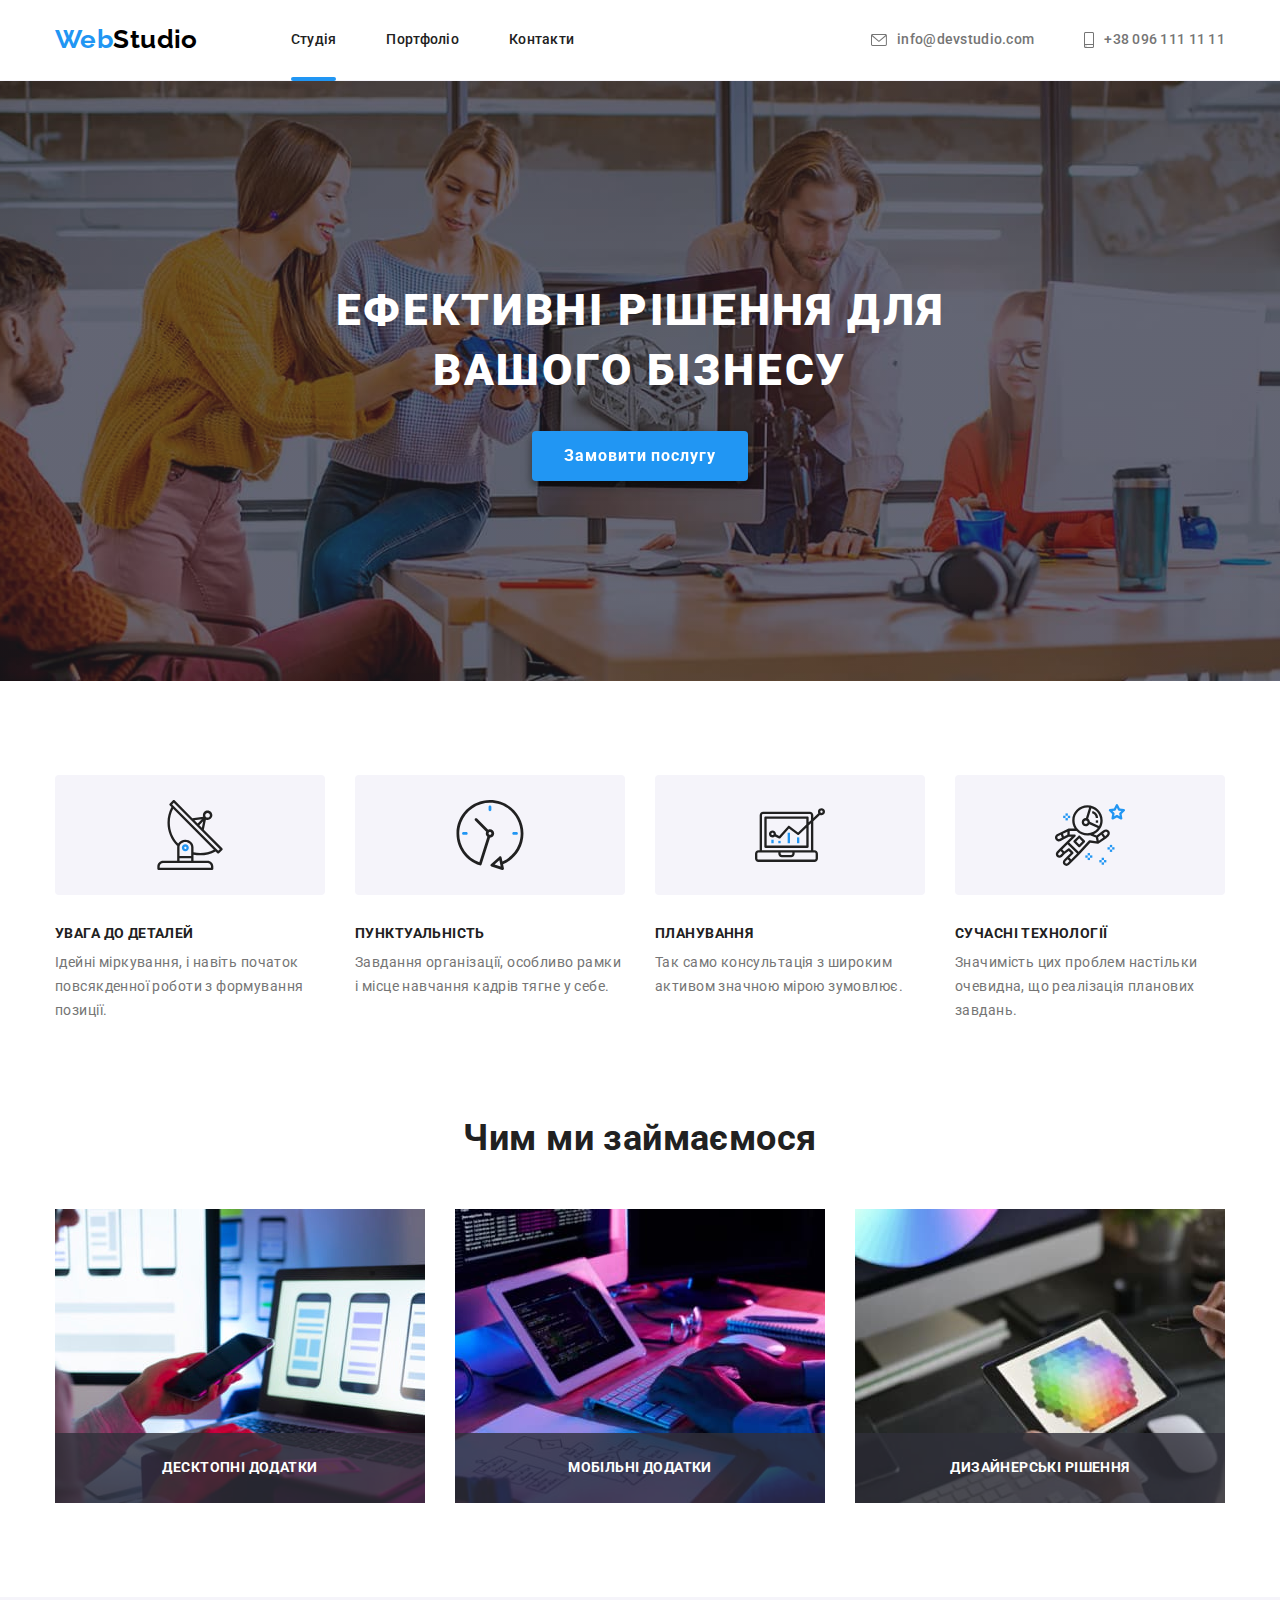
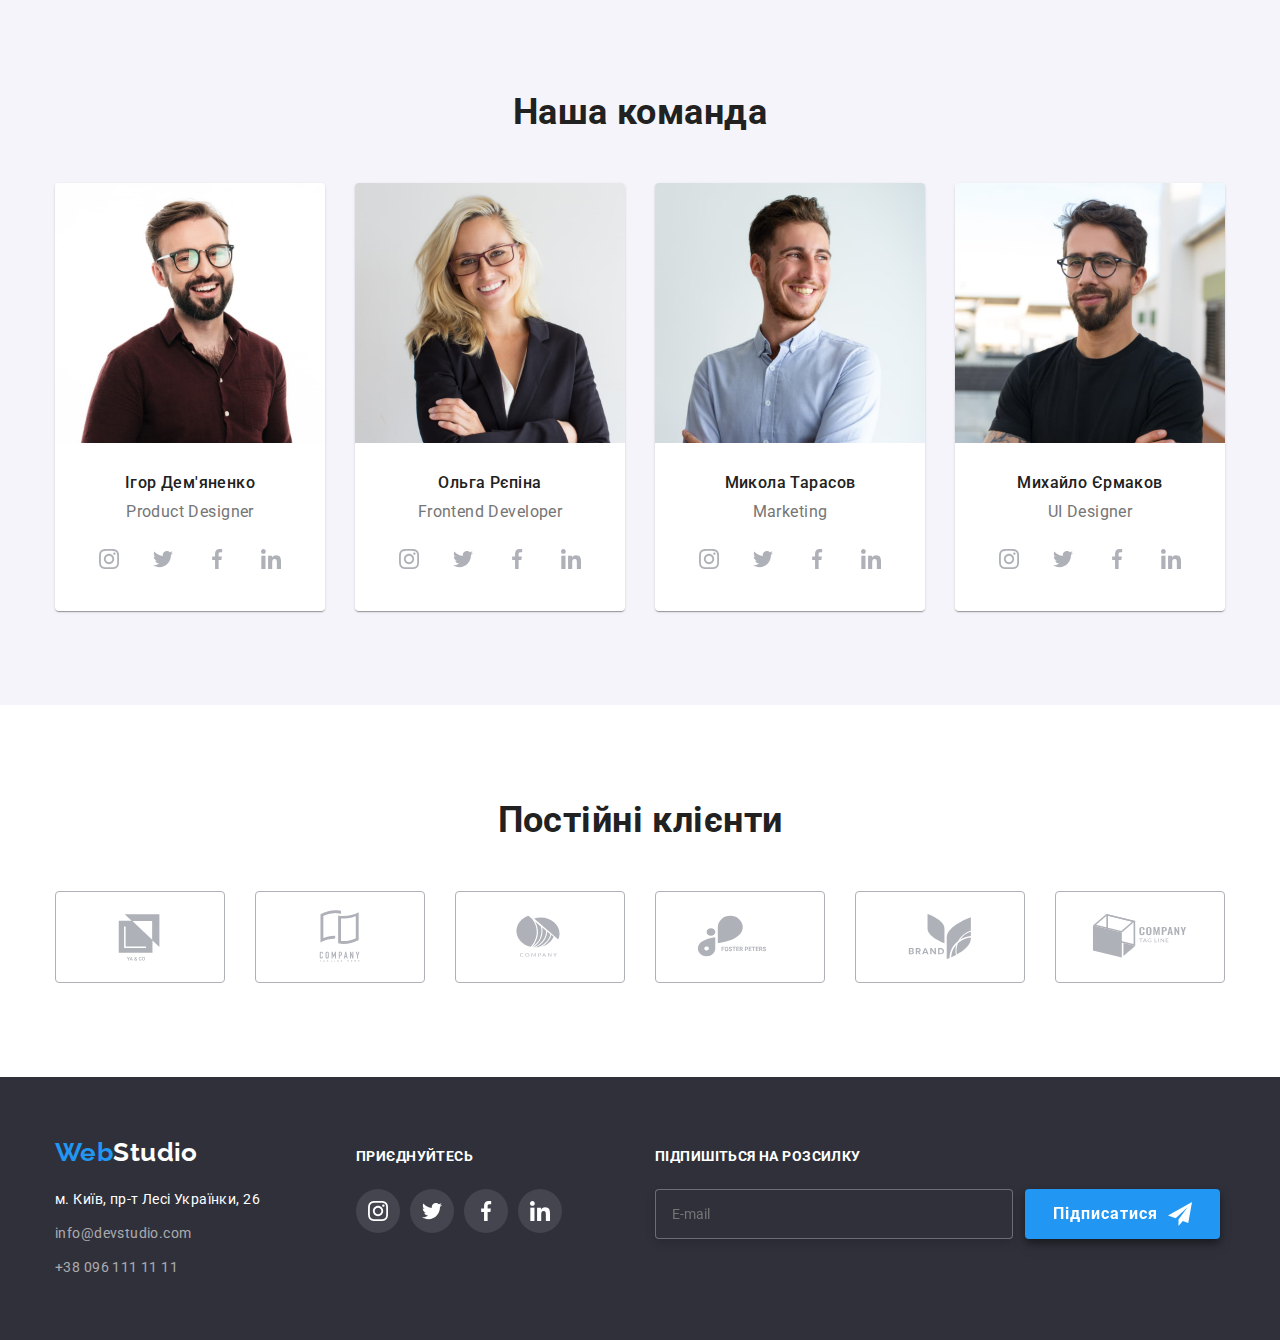
<file: index.html>
<!DOCTYPE html>
<html lang="uk">
<head>
    <meta charset="UTF-8">
    <meta http-equiv="X-UA-Compatible" content="IE=edge">
    <meta name="viewport" content="width=device-width, initial-scale=1.0">
    <title>Document</title>
    <link rel="preconnect" href="https://fonts.googleapis.com">
    <link rel="preconnect" href="https://fonts.gstatic.com" crossorigin>
    <link href="https://fonts.googleapis.com/css2?family=Raleway:wght@700&family=Roboto:wght@400;500;700;900&display=swap" rel="stylesheet">
    <link rel="stylesheet" href="https://cdnjs.cloudflare.com/ajax/libs/modern-normalize/1.1.0/modern-normalize.css" integrity="sha512-Y0MM+V6ymRKN2zStTqzQ227DWhhp4Mzdo6gnlRnuaNCbc+YN/ZH0sBCLTM4M0oSy9c9VKiCvd4Jk44aCLrNS5Q==" crossorigin="anonymous" referrerpolicy="no-referrer" />
    <link rel="stylesheet" href="./css/style.css">
</head>
<body>
    <!-- header -->
    <header class="header">
        <div class="container">
            <nav class="main-nav">
                <!-- Logo -->
                <a href="./index.html" lang="en" class="header-logo link"><span class="logo-accent">Web</span>Studio</a>
                <ul class="list header-list">
                    <li class="item"><a href="./index.html" class="header-link link header-link-underline">Студія</a></li>
                    <li class="item"><a href="./portfolio.html" class="header-link link">Портфоліо</a></li>
                    <li class="item"><a href="" class="header-link link">Контакти</a></li>
                </ul>
            </nav>
            <ul class="list header-list-contacts">
                <li class="item"><a href="mailto:info@devstudio.com" class="link header-contacts">
                    <svg width="16" height="12"  class="contacts-icon"><use href="./images/contacts-icons.svg#icon-mail"></use></svg>info@devstudio.com</a></li>
                <li class="item"><a href="tel:+380961111111" class="link header-contacts">
                    <svg width="10" height="16"  class="contacts-icon"><use href="./images/contacts-icons.svg#icon-smartphone"></use></svg>+38 096 111 11 11</a></li>
            </ul>
        </div>
        
    </header>
    
    <!-- main -->

    <main>

        <!-- hero -->
        <section class="hero section">
            <div class="container">
                <h1 class="hero-title">Ефективні рішення для вашого бізнесу</h1>
                <button type="button" class="hero-btn" data-modal-open>Замовити послугу</button>
            </div>
        </section>

        <section class="features section">
            <div class="container">
                <h2 class="visually-hidden">Особливості</h2>
                <ul class="list features-list">
                    <li class="item">
                        <div class="features-list-icons">
                            <svg width="70" height="70">
                                <use href="./images/icons-features.svg#icon-antenna"></use>
                            </svg>
                        </div>
                        <h3 class="features-title">УВАГА ДО ДЕТАЛЕЙ</h3>
                        <p>Ідейні міркування, і навіть початок повсякденної роботи з формування позиції.</p>
                    </li>
                    <li class="item">
                        <div class="features-list-icons">
                            <svg width="70" height="70">
                                <use href="./images/icons-features.svg#icon-clock"></use>
                            </svg>
                        </div>
                        <h3 class="features-title">ПУНКТУАЛЬНІСТЬ</h3>
                        <p>Завдання організації, особливо рамки і місце навчання кадрів тягне у себе.</p>
                    </li>
                    <li class="item">
                        <div class="features-list-icons">
                            <svg width="70" height="70">
                                <use href="./images/icons-features.svg#icon-diagram"></use>
                            </svg>
                        </div>
                        <h3 class="features-title">ПЛАНУВАННЯ</h3>
                        <p>Так само консультація з широким активом значною мірою зумовлює.</p>
                    </li>
                    <li class="item">
                        <div class="features-list-icons">
                            <svg width="70" height="70">
                                <use href="./images/icons-features.svg#icon-astronaut"></use>
                            </svg>
                        </div>
                        <h3 class="features-title">СУЧАСНІ ТЕХНОЛОГІЇ</h3>
                        <p>Значимість цих проблем настільки очевидна, що реалізація планових завдань.</p>
                    </li>
                </ul>
            </div>
        </section>

        <section class="services section">
            <div class="container">
                <h2 class="sction-title">Чим ми займаємося</h2>
                <ul class="list list-services">
                    <li class="item"><img
                        src="./images/img_1.jpg" 
                        alt="Програміст пише код" 
                        width="370"
                        height="294"
                        >
                        <p class="servise-title">
                            Десктопні додатки
                        </p>
                    </li>
                    <li class="item"><img
                        src="./images/img_2.jpg" 
                        alt="Веб розробник працює над дизайном сайту" 
                        width="370"
                        height="294"
                        >
                        <p class="servise-title">
                            Мобільні додатки
                        </p>
                    </li>
                    <li class="item"><img
                        src="./images/img_3.jpg" 
                        alt="Дизайнер працює з палітрою кольорів" 
                        width="370"
                        height="294"
                        >
                        <p class="servise-title">
                            Дизайнерські рішення
                        </p>
                    </li>
                </ul>
            </div>
        </section>
        
        <section class="team section">
            <div class="container">
                <h2 class="sction-title">Наша команда</h2>
                <ul class="list list-team">
                    <li class="card">
                        <img 
                            src="./images/employee_1.jpg" 
                            alt="Усміхнений чоловік в окулярах та бордовій сорочці"
                            width="270"
                            height="260"
                            >
                        <div class="card-text">
                            <h3 class="staff-name">Ігор Дем'яненко</h3>
                            <p lang="en" class="about-staff">Product Designer</p>
                        </div>

                        <div>
                            <ul class="social-network-list">
                                <li class="item">
                                    <a class="social-network-link" href="">
                                        <svg width="20" height="20" class="icon-team">
                                            <use href="./images/social-network-icons.svg#icon-instagram"></use>
                                        </svg>
                                    </a>
                                </li>
                                <li class="item">
                                    <a class="social-network-link" href="">
                                        <svg width="20" height="20" class="icon-team">
                                            <use href="./images/social-network-icons.svg#icon-twitter"></use>
                                        </svg>
                                    </a>
                                </li>
                                <li class="item">
                                    <a class="social-network-link" href="">
                                        <svg width="20" height="20" class="icon-team">
                                            <use href="./images/social-network-icons.svg#icon-facebook"></use>
                                        </svg>
                                    </a>
                                </li>
                                <li class="item">
                                    <a class="social-network-link" href="">
                                        <svg width="20" height="20" class="icon-team">
                                            <use href="./images/social-network-icons.svg#icon-linkedin"></use>
                                        </svg>
                                    </a>
                                </li>
                            </ul>
                        </div>

                    </li>
                    <li class="card">
                        <img 
                            src="./images/employee_2.jpg" 
                            alt="Усміхнена жінка в окулярах та чорному жакеті"
                            width="270"
                            height="260"
                            >
                        <div class="card-text">
                            <h3 class="staff-name">Ольга Рєпіна</h3>
                            <p lang="en" class="about-staff">Frontend Developer</p>
                        </div>
                        <ul class="social-network-list">
                            <li class="item">
                                <a class="social-network-link" href="">
                                    <svg width="20" height="20" class="icon-team">
                                        <use href="./images/social-network-icons.svg#icon-instagram"></use>
                                    </svg>
                                </a>
                            </li>
                            <li class="item">
                                <a class="social-network-link" href="">
                                    <svg width="20" height="20" class="icon-team">
                                        <use href="./images/social-network-icons.svg#icon-twitter"></use>
                                    </svg>
                                </a>
                            </li>
                            <li class="item">
                                <a class="social-network-link" href="">
                                    <svg width="20" height="20" class="icon-team">
                                        <use href="./images/social-network-icons.svg#icon-facebook"></use>
                                    </svg>
                                </a>
                            </li>
                            <li class="item">
                                <a class="social-network-link" href="">
                                    <svg width="20" height="20" class="icon-team">
                                        <use href="./images/social-network-icons.svg#icon-linkedin"></use>
                                    </svg>
                                </a>
                            </li>
                        </ul>
                    </li>
                    <li class="card">
                        <img 
                            src="./images/employee_3.jpg" 
                            alt="Усміхнений чоловік в блакитній сорочці"
                            width="270"
                            height="260"
                            >
                        <div class="card-text">
                            <h3 class="staff-name">Микола Тарасов</h3>
                            <p lang="en" class="about-staff">Marketing</p>
                        </div>
                        <ul class="social-network-list">
                            <li class="item">
                                <a class="social-network-link" href="">
                                    <svg width="20" height="20" class="icon-team">
                                        <use href="./images/social-network-icons.svg#icon-instagram"></use>
                                    </svg>
                                </a>
                            </li>
                            <li class="item">
                                <a class="social-network-link" href="">
                                    <svg width="20" height="20" class="icon-team">
                                        <use href="./images/social-network-icons.svg#icon-twitter"></use>
                                    </svg>
                                </a>
                            </li>
                            <li class="item">
                                <a class="social-network-link" href="">
                                    <svg width="20" height="20" class="icon-team">
                                        <use href="./images/social-network-icons.svg#icon-facebook"></use>
                                    </svg>
                                </a>
                            </li>
                            <li class="item">
                                <a class="social-network-link" href="">
                                    <svg width="20" height="20" class="icon-team">
                                        <use href="./images/social-network-icons.svg#icon-linkedin"></use>
                                    </svg>
                                </a>
                            </li>
                        </ul>
                    </li>
                    <li class="card">
                        <img 
                            src="./images/employee_4.jpg" 
                            alt="Усміхнений чоловік в окулярах та чорній футболці"
                            width="270"
                            height="260"
                            >
                        <div class="card-text">
                            <h3 class="staff-name">Михайло Єрмаков</h3>
                            <p lang="en" class="about-staff">UI Designer</p>
                        </div>
                        <ul class="social-network-list">
                            <li class="item">
                                <a class="social-network-link" href="">
                                    <svg width="20" height="20" class="icon-team">
                                        <use href="./images/social-network-icons.svg#icon-instagram"></use>
                                    </svg>
                                </a>
                            </li>
                            <li class="item">
                                <a class="social-network-link" href="">
                                    <svg width="20" height="20" class="icon-team">
                                        <use href="./images/social-network-icons.svg#icon-twitter"></use>
                                    </svg>
                                </a>
                            </li>
                            <li class="item">
                                <a class="social-network-link" href="">
                                    <svg width="20" height="20" class="icon-team">
                                        <use href="./images/social-network-icons.svg#icon-facebook"></use>
                                    </svg>
                                </a>
                            </li>
                            <li class="item">
                                <a class="social-network-link" href="">
                                    <svg width="20" height="20" class="icon-team">
                                        <use href="./images/social-network-icons.svg#icon-linkedin"></use>
                                    </svg>
                                </a>
                            </li>
                        </ul>
                    </li>
                </ul>
            </div>
        </section>

        <section class="clients section">
            <div class="container">
                <h2 class="sction-title">Постійні клієнти</h2>
                <div>
                    <ul class="list clients-icon-list">
                        <li class="item">
                            <a href="" class="clients-icon-link">
                                <svg width="106" height="60" class="clients-icon">
                                    <use href="./images/clients-icons.svg#icon-Logo-1"></use>
                                </svg>
                            </a>
                        </li>
                        <li class="item">
                            <a href="" class="clients-icon-link">
                                <svg width="106" height="60" class="clients-icon">
                                    <use href="./images/clients-icons.svg#icon-Logo-2"></use>
                                </svg>
                            </a>
                        </li>
                        <li class="item">
                            <a href="" class="clients-icon-link">
                                <svg width="106" height="60" class="clients-icon">
                                    <use href="./images/clients-icons.svg#icon-Logo-3"></use>
                                </svg>
                            </a>
                        </li>
                        <li class="item">
                            <a href="" class="clients-icon-link">
                                <svg width="106" height="60" class="clients-icon">
                                    <use href="./images/clients-icons.svg#icon-Logo-4"></use>
                                </svg>
                            </a>
                        </li>
                        <li class="item">
                            <a href="" class="clients-icon-link">
                                <svg width="106" height="60" class="clients-icon">
                                    <use href="./images/clients-icons.svg#icon-Logo-5"></use>
                                </svg>
                            </a>
                        </li>
                        <li class="item">
                            <a href="" class="clients-icon-link">
                                <svg width="106" height="60" class="clients-icon">
                                    <use href="./images/clients-icons.svg#icon-Logo-6"></use>
                                </svg>
                            </a>
                        </li>
                    </ul>
                </div>
            </div>
        </section>

    </main>

    <!--footer-->

    <footer class="footer">
        <div class="container footer-container">
            
            <div class="logo-address-footer">
                <!--Logo-->
                <a href="" lang="en" class="logo-footer link"><span class="logo-accent link">Web</span>Studio</a>
                <address>
                    <ul class="footer-list">
                        <li class="item"><a 
                                href="https://goo.gl/maps/4PHzCo6PyJ894an87"
                                target="_blank"
                                rel="noopened noreferrer nofollow"
                                class="link link-map"
                                >
                                м. Київ, пр-т Лесі Українки, 26
                            </a>
                        </li>
                        <li class="item"><a href="mailto:info@devstudio.com" class="link link-mail">info@devstudio.com</a></li>
                        <li class="item"><a href="tell:+380961111111" class="link link-tell">+38 096 111 11 11</a></li>
                    </ul>
                </address>
            </div>

            <div class="footer-join">
                <p class="footer-title">приєднуйтесь</p>
                <ul class="social-network-list footers-network-list">
                    <li class="item">
                        <a class="social-network-link" href="">
                            <svg width="20" height="20" class="icon-footer">
                                <use href="./images/social-network-icons.svg#icon-instagram"></use>
                            </svg>
                        </a>
                    </li>
                    <li class="item">
                        <a class="social-network-link" href="">
                            <svg width="20" height="20" class="icon-footer">
                                <use href="./images/social-network-icons.svg#icon-twitter"></use>
                            </svg>
                        </a>
                    </li>
                    <li class="item">
                        <a class="social-network-link" href="">
                            <svg width="20" height="20" class="icon-footer">
                                <use href="./images/social-network-icons.svg#icon-facebook"></use>
                            </svg>
                        </a>
                    </li>
                    <li class="item">
                        <a class="social-network-link" href="">
                            <svg width="20" height="20" class="icon-footer">
                                <use href="./images/social-network-icons.svg#icon-linkedin"></use>
                            </svg>
                        </a>
                    </li>
                </ul>
                
            </div>
            <form action="" class="footer-form">
                <div class="input-footer">
                    <label for="subscription" class="footer-title">Підпишіться на розсилку</label>
                    <input type="email"  name="email" class="footer-input" placeholder="E-mail" id="subscription">
                </div>
                <button type="submit" class="footer-btn">Підписатися
                    <svg width="24" height="24"  class="footer-form-icon"><use href="./images/contacts-icons.svg#icon-send"></use>
                    </svg>
                </button>
            </form>
        </div>

        <div class="backdrop is-hidden" data-modal>
            <div class="modal">
                <button class="btn-close" data-modal-close>
                    <svg class="close">
                        <use href="./images/contacts-icons.svg#x"></use>
                    </svg>
                </button>
                <h3 class="form-title">Залиште свої дані, ми вам передзвонимо</h3>
                <form action="" class="modal-form">
                    <div class="input-group">
                        <label for="name" class="modal-form-title">Ім'я</label>
                        <div class="modal-icon-container">
                            <input type="text" name="user-name" class="input-modal" id="name">
                            <svg width="18" height="18"  class="input-icon"><use href="./images/contacts-icons.svg#icon-person"></use>
                            </svg>
                        </div>
                    </div>
                    <div class="input-group">
                        <label for="tel" class="modal-form-title">Телефон</label>
                        <div class="modal-icon-container">
                            <input type="number" name="tel" class="input-modal" id="tel">
                            <svg width="18" height="18"  class="input-icon"><use href="./images/contacts-icons.svg#icon-phone"></use>
                            </svg>
                        </div>
                    </div>
                    <div class="input-group">
                        <label for="email-modal" class="modal-form-title">Пошта</label>
                        <div class="modal-icon-container">
                            <input type="mail" name="email" class="input-modal" id="email-modal">
                            <svg width="18" height="18"  class="input-icon"><use href="./images/contacts-icons.svg#icon-email"></use>
                            </svg>
                        </div>
                    </div>
                    <div class="input-group textarea-input-group">
                        <label for="comment" class="modal-form-title">Коментар</label>
                        <div class="modal-icon-container">
                            <textarea name="comment" class="textarea-modal" id="comment" placeholder="Введіть текст"></textarea>
                        </div>
                    </div>
                    <div class="input-checkbox">
                        <input type="checkbox" name="politic" id="politic" class="modal-politic-check visually-hidden" >
                        <label for="politic" class="modal-politic-label">Погоджуюся з розсилкою та приймаю  <a href="" class="modal-link">Умови договору</a></label>
                    </div>
                    <button type="submit" class="modal-main-btn">Відправити</button>
                    
                </form>
            </div>
        </div>
        

        

    </footer>
    <script src="./js/modal.js"></script>
</body>
</html>
</file>
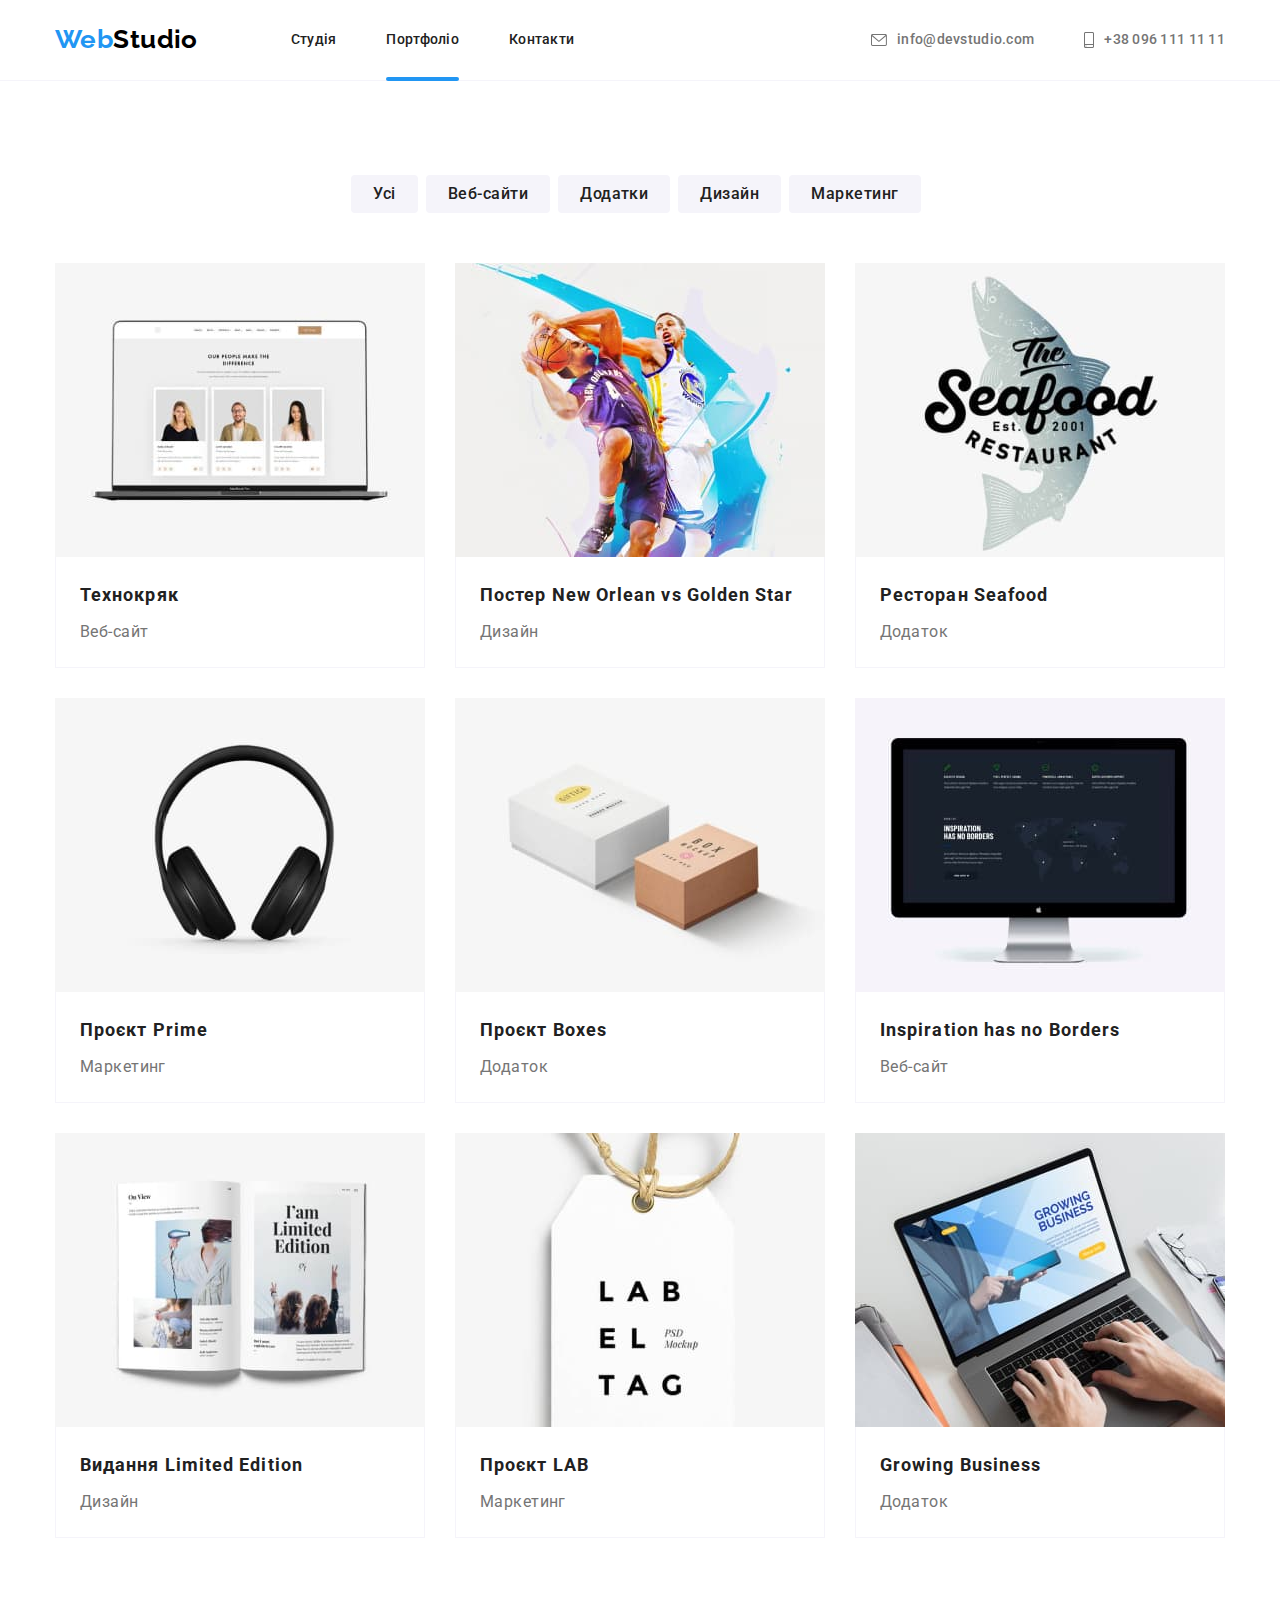
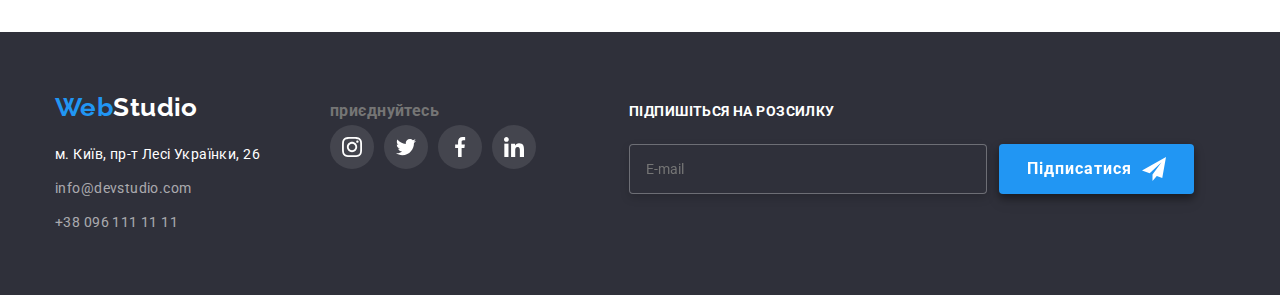
<file: portfolio.html>
<!DOCTYPE html>
<html lang="uk">
<head>
    <meta charset="UTF-8">
    <meta http-equiv="X-UA-Compatible" content="IE=edge">
    <meta name="viewport" content="width=device-width, initial-scale=1.0">
    <title>Document</title>
    <link rel="preconnect" href="https://fonts.googleapis.com">
    <link rel="preconnect" href="https://fonts.gstatic.com" crossorigin>
    <link href="https://fonts.googleapis.com/css2?family=Raleway:wght@700&family=Roboto:wght@400;500;700;900&display=swap" rel="stylesheet">
    <link rel="stylesheet" href="https://cdnjs.cloudflare.com/ajax/libs/modern-normalize/1.1.0/modern-normalize.css" integrity="sha512-Y0MM+V6ymRKN2zStTqzQ227DWhhp4Mzdo6gnlRnuaNCbc+YN/ZH0sBCLTM4M0oSy9c9VKiCvd4Jk44aCLrNS5Q==" crossorigin="anonymous" referrerpolicy="no-referrer" />
    <link rel="stylesheet" href="./css/style.css">
</head>

<body>
    <!-- header -->
    <header class="header">
        <div class="container">
            <nav class="main-nav">
                <!-- Logo -->
                <a href="./index.html" lang="en" class="header-logo link"><span class="logo-accent">Web</span>Studio</a>
                <ul class="list header-list">
                    <li class="item"><a href="./index.html" class="header-link link">Студія</a></li>
                    <li class="item"><a href="./portfolio.html" class="header-link link header-link-underline">Портфоліо</a></li>
                    <li class="item"><a href="" class="header-link link">Контакти</a></li>
                </ul>
            </nav>
            <ul class="list header-list-contacts">
                <li class="item"><a href="mailto:info@devstudio.com" class="link header-contacts">
                    <svg width="16" height="12"  class="contacts-icon"><use href="./images/contacts-icons.svg#icon-mail"></use></svg>info@devstudio.com</a></li>
                <li class="item"><a href="tel:+380961111111" class="link header-contacts">
                    <svg width="10" height="16"  class="contacts-icon"><use href="./images/contacts-icons.svg#icon-smartphone"></use></svg>+38 096 111 11 11</a></li>
            </ul>
        </div>
        
    </header>
     
    <!-- main -->

    <main>
        <section class="portfolio section">
            <div class="container">
                <h1 class="visually-hidden">
                    Портфоліо
                </h1>
                <ul class="list filter-list">
                    <li class="item">
                        <button type="button" class="filter-btn pointer">Усі</button>
                    </li>

                    <li class="item">
                        <button type="button" class="filter-btn pointer">Веб-сайти</button>
                    </li>

                    <li class="item">
                        <button type="button" class="filter-btn pointer">Додатки</button>
                    </li>

                    <li class="item">
                        <button type="button" class="filter-btn pointer">Дизайн</button>
                    </li>

                    <li class="item">
                        <button type="button" class="filter-btn pointer">Маркетинг</button>
                    </li>
                </ul>

                <ul class="list portfolio-list">
                    <li class="item portfolio-list-item">
                        <a href="" class="portfolio-link link">
                        <div class="portfolio-img-content">
                            <img src="./portfolio-images/img-1.jpg" alt="Ноутбук на якому відкрито сайт">
                            <p class="overlay-text">Ресурс пропонує комплексні пропозиції з різним рівнем функціоналу та сервісів. Все це дозволить відвідувачу отримати вичерпні відомості про компанію чи приватну особу.</p>
                        </div>
                        <div class="portfolio-text">    
                            <h2 class="portfolio-title">Технокряк</h2>
                            <p class="portfolio-unit">Веб-сайт</p>
                        </div>
                    </a>
                    </li>
                    <li class="item portfolio-list-item">
                        <a href="" class="portfolio-link link">
                            <div class="portfolio-img-content">
                                <img src="./portfolio-images/img-2.jpg" alt="Стилізоване зображення з баскетболістами" width="370">
                                <p class="overlay-text">Ресурс пропонує комплексні пропозиції з різним рівнем функціоналу та сервісів. Все це дозволить відвідувачу отримати вичерпні відомості про компанію чи приватну особу.</p>
                            </div>
                            <div class="portfolio-text"> 
                                <h2 class="portfolio-title">Постер New Orlean vs Golden Star</h2>
                                <p class="portfolio-unit">Дизайн</p>
                            </div>
                        </a>
                    </li>
                    <li class="item portfolio-list-item">
                        <a href="" class="portfolio-link link">
                            <div class="portfolio-img-content">
                                <img src="./portfolio-images/img-3.jpg" alt="Лого ресторану на стиліозваному тлі" width="370">
                                <p class="overlay-text">Ресурс пропонує комплексні пропозиції з різним рівнем функціоналу та сервісів. Все це дозволить відвідувачу отримати вичерпні відомості про компанію чи приватну особу.</p>
                            </div>
                            <div class="portfolio-text">
                                <h2 class="portfolio-title">Ресторан Seafood</h2>
                                <p class="portfolio-unit">Додаток</p>
                            </div>
                        </a>
                    </li>
                    <li class="item portfolio-list-item">
                        <a href="" class="portfolio-link link">
                            <div class="portfolio-img-content">
                                <img src="./portfolio-images/img-4.jpg" alt="Акустичні навушники" width="370">
                                <p class="overlay-text">Ресурс пропонує комплексні пропозиції з різним рівнем функціоналу та сервісів. Все це дозволить відвідувачу отримати вичерпні відомості про компанію чи приватну особу.</p>
                            </div>
                            <div class="portfolio-text">
                                <h2 class="portfolio-title">Проєкт Prime</h2>
                                <p class="portfolio-unit">Маркетинг</p>
                            </div>
                        </a>
                    </li>
                    <li class="item portfolio-list-item">
                        <a href="" class="portfolio-link link">
                            <div class="portfolio-img-content">
                                <img src="./portfolio-images/img-5.jpg" alt="Дві коробки, білого та коричневого кольору" width="370">
                                <p class="overlay-text">Ресурс пропонує комплексні пропозиції з різним рівнем функціоналу та сервісів. Все це дозволить відвідувачу отримати вичерпні відомості про компанію чи приватну особу.</p>
                            </div>
                            <div class="portfolio-text">
                                <h2 class="portfolio-title">Проєкт Boxes</h2>
                                <p class="portfolio-unit">Додаток</p>
                            </div>
                        </a>
                    </li>
                    <li class="item portfolio-list-item">
                        <a href="" class="portfolio-link link">
                            <div class="portfolio-img-content">
                                <img src="./portfolio-images/img-6.jpg" alt="Монітор ПК з відкритим на ньому сайтом" width="370">
                                <p class="overlay-text">Ресурс пропонує комплексні пропозиції з різним рівнем функціоналу та сервісів. Все це дозволить відвідувачу отримати вичерпні відомості про компанію чи приватну особу.</p>
                            </div>
                            <div class="portfolio-text">
                                <h2 class="portfolio-title">Inspiration has no Borders</h2>
                                <p class="portfolio-unit">Веб-сайт</p>
                            </div>
                        </a>
                    </li>
                    <li class="item portfolio-list-item">
                        <a href="" class="portfolio-link link">
                            <div class="portfolio-img-content">
                                <img src="./portfolio-images/img-7.jpg" alt="Журнал" width="370">
                                <p class="overlay-text">Ресурс пропонує комплексні пропозиції з різним рівнем функціоналу та сервісів. Все це дозволить відвідувачу отримати вичерпні відомості про компанію чи приватну особу.</p>
                            </div>
                            <div class="portfolio-text">
                                <h2 class="portfolio-title">Видання Limited Edition</h2>
                                <p class="portfolio-unit">Дизайн</p>
                            </div>
                        </a>
                    </li>
                    <li class="item portfolio-list-item">
                        <a href="" class="portfolio-link link">
                            <div class="portfolio-img-content">
                                <img src="./portfolio-images/img-8.jpg" alt="Бірка" width="370">
                                <p class="overlay-text">Ресурс пропонує комплексні пропозиції з різним рівнем функціоналу та сервісів. Все це дозволить відвідувачу отримати вичерпні відомості про компанію чи приватну особу.</p>
                            </div>
                            <div class="portfolio-text">
                                <h2 class="portfolio-title">Проєкт LAB</h2>
                                <p class="portfolio-unit">Маркетинг</p>
                            </div>
                        </a>
                    </li>
                    <li class="item portfolio-list-item">
                        <a href="" class="portfolio-link link">
                            <div class="portfolio-img-content">
                                <img src="./portfolio-images/img-9.jpg" alt="Людина працює за комп'ютером" width="370">
                                <p class="overlay-text">Ресурс пропонує комплексні пропозиції з різним рівнем функціоналу та сервісів. Все це дозволить відвідувачу отримати вичерпні відомості про компанію чи приватну особу.</p>
                            </div>
                            <div class="portfolio-text">
                                <h2 class="portfolio-title">Growing Business</h2>
                                <p class="portfolio-unit">Додаток</p>
                            </div>
                        </a>
                    </li>
                </ul>
        </div>
        </section>

    </main>
    <!--footer-->

    <footer class="footer">
        <div class="container footer-container">
            <!--Logo-->
            <div>
                <a href="" lang="en" class="logo-footer link"><span class="logo-accent link">Web</span>Studio</a>
                <address>
                    <ul class="footer-list">
                        <li class="item"><a 
                                href="https://goo.gl/maps/4PHzCo6PyJ894an87"
                                target="_blank"
                                rel="noopened noreferrer nofollow"
                                class="link link-map"
                                >
                                м. Київ, пр-т Лесі Українки, 26
                            </a>
                        </li>
                        <li class="item"><a href="mailto:info@devstudio.com" class="link link-mail">info@devstudio.com</a></li>
                        <li class="item"><a href="tell:+380961111111" class="link link-tell">+38 096 111 11 11</a></li>
                    </ul>
                </address>
            </div>

            <div class="footer-join">
                <h3 class="footer-soc-links-title">приєднуйтесь</h3>
                <ul class="social-network-list footers-network-list">
                    <li class="item">
                        <a class="social-network-link link" href="">
                            <svg width="20" height="20" class="icon-footer">
                                <use href="./images/social-network-icons.svg#icon-instagram"></use>
                            </svg>
                        </a>
                    </li>
                    <li class="item">
                        <a class="social-network-link link" href="">
                            <svg width="20" height="20" class="icon-footer">
                                <use href="./images/social-network-icons.svg#icon-twitter"></use>
                            </svg>
                        </a>
                    </li>
                    <li class="item">
                        <a class="social-network-link" href="">
                            <svg width="20" height="20" class="icon-footer">
                                <use href="./images/social-network-icons.svg#icon-facebook"></use>
                            </svg>
                        </a>
                    </li>
                    <li class="item">
                        <a class="social-network-link" href="">
                            <svg width="20" height="20" class="icon-footer">
                                <use href="./images/social-network-icons.svg#icon-linkedin"></use>
                            </svg>
                        </a>
                    </li>
                </ul>
            </div>
            <form action="" class="footer-form">
                <div class="input-footer">
                    <label for="subscription" class="footer-title">Підпишіться на розсилку</label>
                    <input type="email"  name="email" class="footer-input" placeholder="E-mail" id="subscription">
                </div>
                <button type="submit" class="footer-btn">Підписатися
                    <svg width="24" height="24"  class="footer-form-icon"><use href="./images/contacts-icons.svg#icon-send"></use>
                    </svg>
                </button>
            </form>
        </div>
        
    </footer>

</body>
</html>
</file>
<file: css/style.css>
:root {
  --bg-color: #ffffff;
  --main-color: #2F303A;
  --accent-color: #2196F3;
  --title-text-color: #212121;
  --text-color:  #757575;
  --btn-hover: #188CE8;
  --bg-color-utility: #F5F4FA;
  --icon-color: #AFB1B8;

  --card-shadow: 0px 2px 1px -1px rgba(0, 0, 0, 0.2),
    0px 1px 1px 0px rgba(0, 0, 0, 0.14), 0px 1px 3px 0px rgba(0, 0, 0, 0.12);

}

p,
h1,
h2,
h3,
h4,
h5,
h6 {
  margin: 0px;
}

h2 {
  font-size: 36px;
}

/* font-size: 36px; */

ul {
  margin: 0px;
  padding-left: 0px;
}

img {
  display: block;
  max-width: 100%;
  height: auto;
}


button {
  cursor: pointer;
}


.visually-hidden {
    position: absolute;
    width: 1px;
    height: 1px;
    margin: -1px;
    border: 0;
    padding: 0;
    opacity: 0;
    
    white-space: nowrap;
    clip-path: inset(100%);
    clip: rect(0 0 0 0);
    overflow: hidden;
  }

  body {
    font-family: 'Roboto';
    font-size: 14px;
    line-height: 1.71;
    letter-spacing: 0.03em;
    color: var(--text-color);
  }

  .container {
    width: 1200px;
    padding: 0px 15px;
    margin: 0 auto;
  }

  .section {
    padding-top: 94px;
    padding-bottom: 94px;
  }

  .link {
    text-decoration: none;
  }

  .list {
    list-style: none;
  }

  /* header */
  .header {
    border-bottom: 1px solid var(--bg-color-utility);
  }
  .header-logo {
    display: block;
    padding-top: 24px;
    padding-bottom: 25px;
    margin-right: 93px;

    font-style: normal;
    font-family: 'Raleway';
    font-weight: 700;
    font-size: 26px;
    line-height: 1.19;
    color: #000000;
  }
  
  .logo-accent {
    color: var(--accent-color);
  }

  .header-link {
    font-weight: 500;
    line-height: 1.14;
    letter-spacing: 0.02em;
    color: var(--title-text-color);

    display: block;
    padding-top: 32px;
    padding-bottom: 32px;

    transition-property: color;
    transition-duration: 250ms;
    transition-timing-function: cubic-bezier(0.4, 0, 0.2, 1);
    
    position: relative;
  
  }

  .header-link:hover,
  .header-link:focus {
    color: var(--accent-color);

  }

  .header-contacts {
    font-weight: 500;
    line-height: 1.14;
    letter-spacing: 0.02em;
    color: var(--text-color);

    display: flex;
    align-items: center;
    padding-top: 32px;
    padding-bottom: 32px;

    transition-property: color;
    transition-duration: 250ms;
    transition-timing-function: cubic-bezier(0.4, 0, 0.2, 1);
  }

  .header-contacts:hover,
  .header-contacts:focus {
    color: var(--accent-color);
  }

  
  
  header .container {
    display: flex;
  }

  
  .main-nav {
    display: flex;
  }
   
  .header-list {
    display: flex;
  }

  .header-list .item {
    margin-right: 50px;
  }

  .header-list .item:last-child {
    margin-right: 0px;
  }

  .header-link-underline::after {
    content: "";
    display: block;
    width: 100%;
    height: 4px;
    border-radius: 2px;
    background-color: var(--accent-color);

    position: absolute;
    bottom: -1px;
  }


  .header-list-contacts {
    display: flex;
    margin-left:auto;
  }

  .header-list-contacts .item {
    margin-right: 50px;
    align-items: center;
  }

  .header-list-contacts .item:last-child {
    margin-right: 0px;
  }


  .contacts-icon {
    margin-right: 10px;
    fill: currentColor;

  }


  /* main */

  /* --------HERO-------*/


  .hero-title {
    width: 700px;
    margin: 0px auto 30px auto;

    font-weight: 900;
    font-size: 44px;
    line-height: 1.36;
    text-align: center;
    letter-spacing: 0.06em;
    text-transform: uppercase;
    color: var(--bg-color);
   
  }

  .hero {
    background-color: var(--main-color);
    text-align: center;
    padding: 200px 0px;
    background-image: linear-gradient(rgba(47, 48, 58, 0.4), rgba(47, 48, 58, 0.4)), url(../images/hero.jpg);
    background-repeat: no-repeat;
    background-size: cover;
    background-position: center;
    max-width: 1600px;
    margin: 0 auto;
  }

  .hero-btn{
    padding: 10px 32px;
    border: none;
    filter: drop-shadow(0px 4px 4px rgba(0, 0, 0, 0.25)) drop-shadow(0px 4px 4px rgba(0, 0, 0, 0.25));;
    border-radius: 4px;

    Font-family: inherit;
    font-weight: 700;
    font-size: 16px;
    line-height: 1.88;
    align-items: center;
    text-align: center;
    letter-spacing: 0.06em;
    color: var(--bg-color);
    background-color: var(--accent-color);

    transition-property: background-color;
    transition-duration: 250ms;
    transition-timing-function: cubic-bezier(0.4, 0, 0.2, 1);

    
  }

  .hero-btn:hover,
  .hero-btn:focus {
    background-color: var(--btn-hover);
  }

  /* modal */

  .backdrop {
    position: fixed;
    top: 0;
    left: 0;
    background-color: rgba(0, 0, 0, 0.1);
    opacity: 1;
    width: 100%;
    height: 100%;

    transition-property: opacity, visibility;
    transition-duration: 250ms;
    transition-timing-function: cubic-bezier(0.4, 0, 0.2, 1);
  }

  .backdrop.is-hidden {
    opacity: 0;
    pointer-events: none;
    visibility: hidden;

  }

  .modal {
    position: absolute;
    top: 50%;
    left: 50%;
    transform: translate(-50%, -50%) scale(1);

    min-width: 528px;
    min-height: 581px;
    border-radius: 4px;
    padding: 40px;

    background-color: var(--bg-color);

    transition-property: transform;
    transition-duration: 250ms;
    transition-timing-function: cubic-bezier(0.4, 0, 0.2, 1);

  }

  .backdrop.is-hidden .modal {
    transform: translate(-50%, -50%) scale(0.9);
  }

  .btn-close {
    display: flex;
    justify-content: center;
    align-items: center;
    position: absolute;
    top: 8px;
    right: 8px;

    width: 30px;
    height: 30px;
    border-radius: 50%;

    background-color: var(--bg-color);
    border-color: rgba(0, 0, 0, 0.1);


  }

  .close {
    fill: #000000;
    width: 11px;
    height: 11px;

    transition-property: fill;
    transition-duration: 250ms;
    transition-timing-function: cubic-bezier(0.4, 0, 0.2, 1);
  }

  .btn-close:focus .close,
  .btn-close:hover .close {
    fill: var(--accent-color);
  }

  .form-title{
    font-size: 20px;
    line-height: 1.15;
    text-align: center;
    color: var(--title-text-color);

    margin-bottom: 12px;

  }
  .input-group {
    display: flex;
    flex-direction: column;
    margin-bottom: 10px;
  }

  .textarea-input-group {
    margin-bottom: 20px;
  }

  .input-modal {
    width: 100%;
    height: 40px;
    padding-right: 12px;
    padding-left: 42px;
    border: 1px solid rgba(33, 33, 33, 0.2);
    border-radius: 4px;

    font-size: 12px;
    line-height: 14px;
    letter-spacing: 0.01em;
    color: var(--text-color);
    outline: transparent;
    cursor: pointer;

    transition-property: border;
    transition-duration: 250ms;
    transition-timing-function: cubic-bezier(0.4, 0, 0.2, 1);

  }

  .modal-form-title {
    font-size: 12px;
    line-height: 1.16;
    letter-spacing: 0.01em;

    color: var(--text-color);
    margin-bottom: 4px;

  }

  .modal-icon-container {
    position: relative;
  }

  .input-icon {
    position: absolute;
    left: 12px;
    top: 50%;
    transform: translateY(-50%);
    fill: #000000;

    transition-property: fill;
    transition-duration: 250ms;
    transition-timing-function: cubic-bezier(0.4, 0, 0.2, 1);
  }

  .textarea-modal {
    display: block;
    width: 100%;
    height: 120px;
    resize: none;

    padding: 12px 16px;
    border: 1px solid rgba(33, 33, 33, 0.2);
    border-radius: 4px;

    font-size: 12px;
    line-height: 14px;
    letter-spacing: 0.01em;
    color: var(--text-color);
    outline: transparent;
    cursor: pointer;

    transition-property: border;
    transition-duration: 250ms;
    transition-timing-function: cubic-bezier(0.4, 0, 0.2, 1);
  }

  .textarea-modal::placeholder {
   color: rgba(117, 117, 117, 0.5);
  }

  .input-checkbox {
    display: flex;
    justify-content: center;

    margin-bottom: 30px;
  }


  .input-modal:focus,
  .textarea-modal:focus {
    border-color: var(--accent-color);
  }

  .input-modal:focus + svg {
    fill: var(--accent-color);
  }

  label.modal-politic-label {
    display: flex;
    align-items: center;
    color: var(--text-color);
    cursor: pointer;
  }

  .modal-politic-check:checked + label::before{
    background-color: var(--accent-color);
    border: none;
    background-image: url(../images/check.svg);
    background-repeat: no-repeat;
    background-position: center;
  }
  .modal-link {
    color: var(--accent-color);
  }

  .modal-politic-label::before{
    content: '';
    width: 15px;
    height: 15px;
    border: 2px solid #000000;
    border-radius: 2px;
    margin-right: 9px;

    transition-property: background-color border;
      transition-duration: 250ms;
      transition-timing-function: cubic-bezier(0.4, 0, 0.2, 1);
  }

  .modal-main-btn {
      display: flex;
      justify-content: center;
      align-items: center;
      border: none;
      filter: drop-shadow(0px 4px 4px rgba(0, 0, 0, 0.25)) drop-shadow(0px 4px 4px rgba(0, 0, 0, 0.25));;
      border-radius: 4px;
      margin-left: auto;
      margin-right: auto;
  
      height: 50px;
      width: 200px;
  
      Font-family: inherit;
      font-weight: 700;
      font-size: 16px;
      line-height: 1.88;
      align-items: center;
      text-align: center;
      letter-spacing: 0.06em;
      color: var(--bg-color);
      background-color: var(--accent-color);
  
      transition-property: background-color;
      transition-duration: 250ms;
      transition-timing-function: cubic-bezier(0.4, 0, 0.2, 1);    
    }

  /* features */

  .features-list {
    display: flex;

  } 


  .features-title {
    display: block;
    margin-bottom: 10px;

    font-size: 14px;
    line-height: 16px;
    text-transform: uppercase;
    color: var(--title-text-color);
  }

  .features-list .item {
    margin-right: 30px;
    width: 270px;
  }

  .features-list .item:last-child {
    margin-right: 0px;
  }

  .features-list-icons {
    margin-bottom: 30px;

    display: flex;
    justify-content: center;
    align-items: center;
    background-color: var(--bg-color-utility);
    width: 270px;
    height: 120px;
    border-radius: 4px;
  }

  
  /* services */

  .sction-title {

    margin-bottom: 50px;

    line-height: 1.17;
    text-align: center;
    color: var(--title-text-color);
  }

  .services {
    padding-top: 0px;
  }

  .list-services {
    display: flex;
  }

  .list-services .item {
    margin-right: 30px;
    position: relative;
  }

  .list-services .item:last-child {
    margin-right: 0px;
  }

  .servise-title {
    font-weight: 700;
    font-size: 14px;
    text-transform: uppercase;
    color: var(--bg-color);
    background-color: rgba(47, 48, 58, 0.8);

    width: 100%;
    height: 70px;
    display: flex;
    align-items: center;
    justify-content: center;

    position: absolute;
    bottom: 0;

  }



  /* our team */

  .team {
    background-color: var(--bg-color-utility);
    padding-top: 94px;
    padding-bottom: 94px;
  }

  .staff-name {
    font-weight: 500;
    font-size: 16px;
    line-height: 1.19;
    text-align: center;
    color: var(--title-text-color);
  }

  .about-staff {
    font-size: 16px;
    line-height: 1.19;
    text-align: center;
  }

   /* CARD SET */

  .list-team {
    display: flex;
  }

  .list-team .card {
    margin-right: 30px;
  }

  .list-team .card:last-child {
    margin-right: 0px;
  }

  .card {
    background-color: var(--bg-color);
    box-shadow: var(--card-shadow);
    border-radius: 4px;
    overflow: hidden;
  }

  .card-text {
    padding: 30px 30px 16px 30px;
  }

  .staff-name {
    margin-bottom: 10px;
  }

  .social-network-list {
    display: flex;
    padding-bottom: 30px;
    justify-content: center;
    gap: 10px;
  }

  .social-network-list .item {
    display: flex;
    width: 44px;
    height: 44px;
  }

  .social-network-link {
    width: 100%;
    height: 100%;
    display: flex;
    justify-content: center;
    align-items: center;
    background-color: rgba(255, 255, 255, 0.1);
    border-radius: 50%;

    transition-property: background-color;
    transition-duration: 250ms;
    transition-timing-function: cubic-bezier(0.4, 0, 0.2, 1);

    

  }

  .icon-team {
    fill: var(--icon-color);

    transition-property: fill;
    transition-duration: 250ms;
    transition-timing-function: cubic-bezier(0.4, 0, 0.2, 1);
  }

  .social-network-link:hover,
  .social-network-link:focus  {
    background-color: var(--accent-color);
  }

  .social-network-link:hover .icon-team, 
  .social-network-link:focus .icon-team {
    fill: var(--bg-color);
  }

  /* Clients */

.clients-icon-list{
  display: flex;
  gap: 30px;
}

.clients-icon-list .item {
  width: 170px;
  height: 92px;
}

.clients-icon-link {
  display: flex;
  width: 100%;
  height: 100%;
  justify-content: center;
  align-items: center;
  border: 1px solid var(--icon-color);
  border-radius: 4px;

  transition-property: border;
  transition-duration: 250ms;
  transition-timing-function: cubic-bezier(0.4, 0, 0.2, 1);
  
}

.clients-icon {
  fill: var(--icon-color);

  transition-property: fill;
  transition-duration: 250ms;
  transition-timing-function: cubic-bezier(0.4, 0, 0.2, 1);
}

.clients-icon-link:hover .clients-icon,
.clients-icon-link:focus .clients-icon {
  fill: var(--accent-color);
}

.clients-icon-link:hover,
.clients-icon-link:focus {
  border: 1px solid var(--accent-color);
}


  /* footer */

  .footer {
    background-color: var(--main-color);
    padding-top: 60px;
    padding-bottom: 60px;
  }

  .logo-address-footer {
    min-width: 231px;
  }

  .logo-footer {
    display: block;
    margin-bottom: 20px;

    font-family: 'Raleway';
    font-style: normal;
    font-weight: 700;
    font-size: 26px;
    line-height: 1.19; 
    color: var(--bg-color);   
  }
 
  .footer-list .item {
    display: block;
    margin-bottom: 10px;
  }

  .footer-list .item:last-child {
    margin-bottom: 0px;
  }
  .link-map {
    font-style: normal;
    color: var(--bg-color);
  }

  .link-mail,
  .link-tell { 
    font-style: normal;
    color: rgba(255, 255, 255, 0.6);

    transition-property: color;
    transition-duration: 250ms;
    transition-timing-function: cubic-bezier(0.4, 0, 0.2, 1);

  }

  .link-mail:hover,
  .link-mail:focus,
  .link-tell:hover,
  .link-tell:focus {
    color: var(--accent-color);
  }

  .icon-footer {
    fill: var(--bg-color);
  }

  .social-network-link:hover .icon-footer, 
  .social-network-link:focus .icon-footer {
    fill: var(--bg-color);
  }

  .footer-join {
    display: inline-block;
  }

  .footer-container {
    display: flex;
    align-items: baseline;
  }

  .footer-join {
    margin-left: 70px;
  }

  .footer-title {
    text-transform: uppercase;
    color: var(--bg-color);
    margin-bottom: 20px;
    font-weight: 700
  }

  .footers-network-list{
    padding-bottom: 0px;
  }

  .footer-form {
    display: flex;
    align-items: flex-end;

    width: 570px;
    height: 86px;
    margin-left: 93px;
   

  }

  .input-footer {
    display: flex;
    flex-direction:column;

  }

  .footer-input {
    width: 358px;
    height: 50px;
    padding-left: 16px;
    border-radius: 4px;
    background-color: var(--main-color);
    border: 1px solid rgba(255, 255, 255, 0.3);
    filter: drop-shadow(0px 4px 4px rgba(0, 0, 0, 0.15));
    outline: transparent;
    color: var(--bg-color);
  }

  .footer-btn{
    display: flex;
    padding: 10px 28px;
    border: none;
    filter: drop-shadow(0px 4px 4px rgba(0, 0, 0, 0.25)) drop-shadow(0px 4px 4px rgba(0, 0, 0, 0.25));;
    border-radius: 4px;
    margin-left: 12px;

    height: 50px;
    gap: 10px;

    Font-family: inherit;
    font-weight: 700;
    font-size: 16px;
    line-height: 1.88;
    align-items: center;
    text-align: center;
    letter-spacing: 0.06em;
    color: var(--bg-color);
    background-color: var(--accent-color);

    transition-property: background-color;
    transition-duration: 250ms;
    transition-timing-function: cubic-bezier(0.4, 0, 0.2, 1);    
  }

  .footer-btn:hover,
  .footer-btn:focus {
    background-color: var(--btn-hover);
  }

  .footer-form-icon {
    fill: var(--bg-color);
   
  }
  /* Portfoio */
  

  .filter-list .item {
    margin-right: 8px;
  }

  .filter-list .item:last-child {
    margin-right: none;
  }
  .filter-btn {
    padding: 6px 22px;
    border: none;
    border-radius: 4px;

    font-family: 'Roboto';
    font-weight: 500;
    font-size: 16px;
    line-height: 1.62;
    text-align: center;
    letter-spacing: 0.03em;
    color: var(--title-text-color);
    background-color: var(--bg-color-utility);
    box-shadow: none;

    transition-property: background-color, color, box-shadow;
    transition-duration: 250ms;
    transition-timing-function: cubic-bezier(0.4, 0, 0.2, 1);

  }

  .filter-list {
    display: flex;
    justify-content: center;
    margin-bottom: 50px;
  }
  .pointer {
    cursor: pointer;
  }
  
  .filter-btn:hover,
  .filter-btn:focus {
    color: var(--bg-color);
    background-color: var(--accent-color);
    box-shadow: 0px 3px 1px rgba(0, 0, 0, 0.1), 0px 1px 2px rgba(0, 0, 0, 0.08), 0px 2px 2px rgba(0, 0, 0, 0.12);
  }


  .portfolio-title {
    
    margin-bottom: 4px;

    font-size: 18px;
    line-height: 2;
    letter-spacing: 0.06em;
    color: var(--title-text-color);
   
  }

  .portfolio-unit {
    font-size: 16px;
    line-height: 1.88;
    color:var(--text-color);
  }

  .portfolio-list {
    display: flex;
    flex-wrap: wrap;
    gap: 30px;

  }

  
  .portfolio-text {
    border-left: 1px solid var(--bg-color-utility);
    border-right: 1px solid var(--bg-color-utility);
    border-bottom: 1px solid var(--bg-color-utility);
    padding: 20px 24px;

  }

  .portfolio-link {
    display: block;
    background-color:var(--bg-color);
    box-shadow: none;

    transition-property: box-shadow;
    transition-duration: 250ms;
    transition-timing-function: cubic-bezier(0.4, 0, 0.2, 1);

  }

  .portfolio-link:hover,
  .portfolio-link:focus {
    box-shadow: 0px 1px 1px rgba(0, 0, 0, 0.12), 0px 4px 4px rgba(0, 0, 0, 0.06), 1px 4px 6px rgba(0, 0, 0, 0.16);
  }

  .portfolio-img-content {
    position: relative;
    overflow: hidden;
  }
  .overlay-text {
    position: absolute;
    top: 0;
    color: var(--bg-color);
    background-color: rgba(33, 150, 243, 0.9);;
    font-size: 18px;
    line-height: 1.56;
    padding: 63px 24px;
    height: 100%;
    width: 100%;

    transition-property: transform;
    transform: translateY(100%);
    transition-duration: 250ms;
    transition-timing-function: cubic-bezier(0.4, 0, 0.2, 1);

  }

  .portfolio-link:hover .overlay-text,
  .portfolio-link:focus .overlay-text {
    transform: translate(0);

  }
</file>
